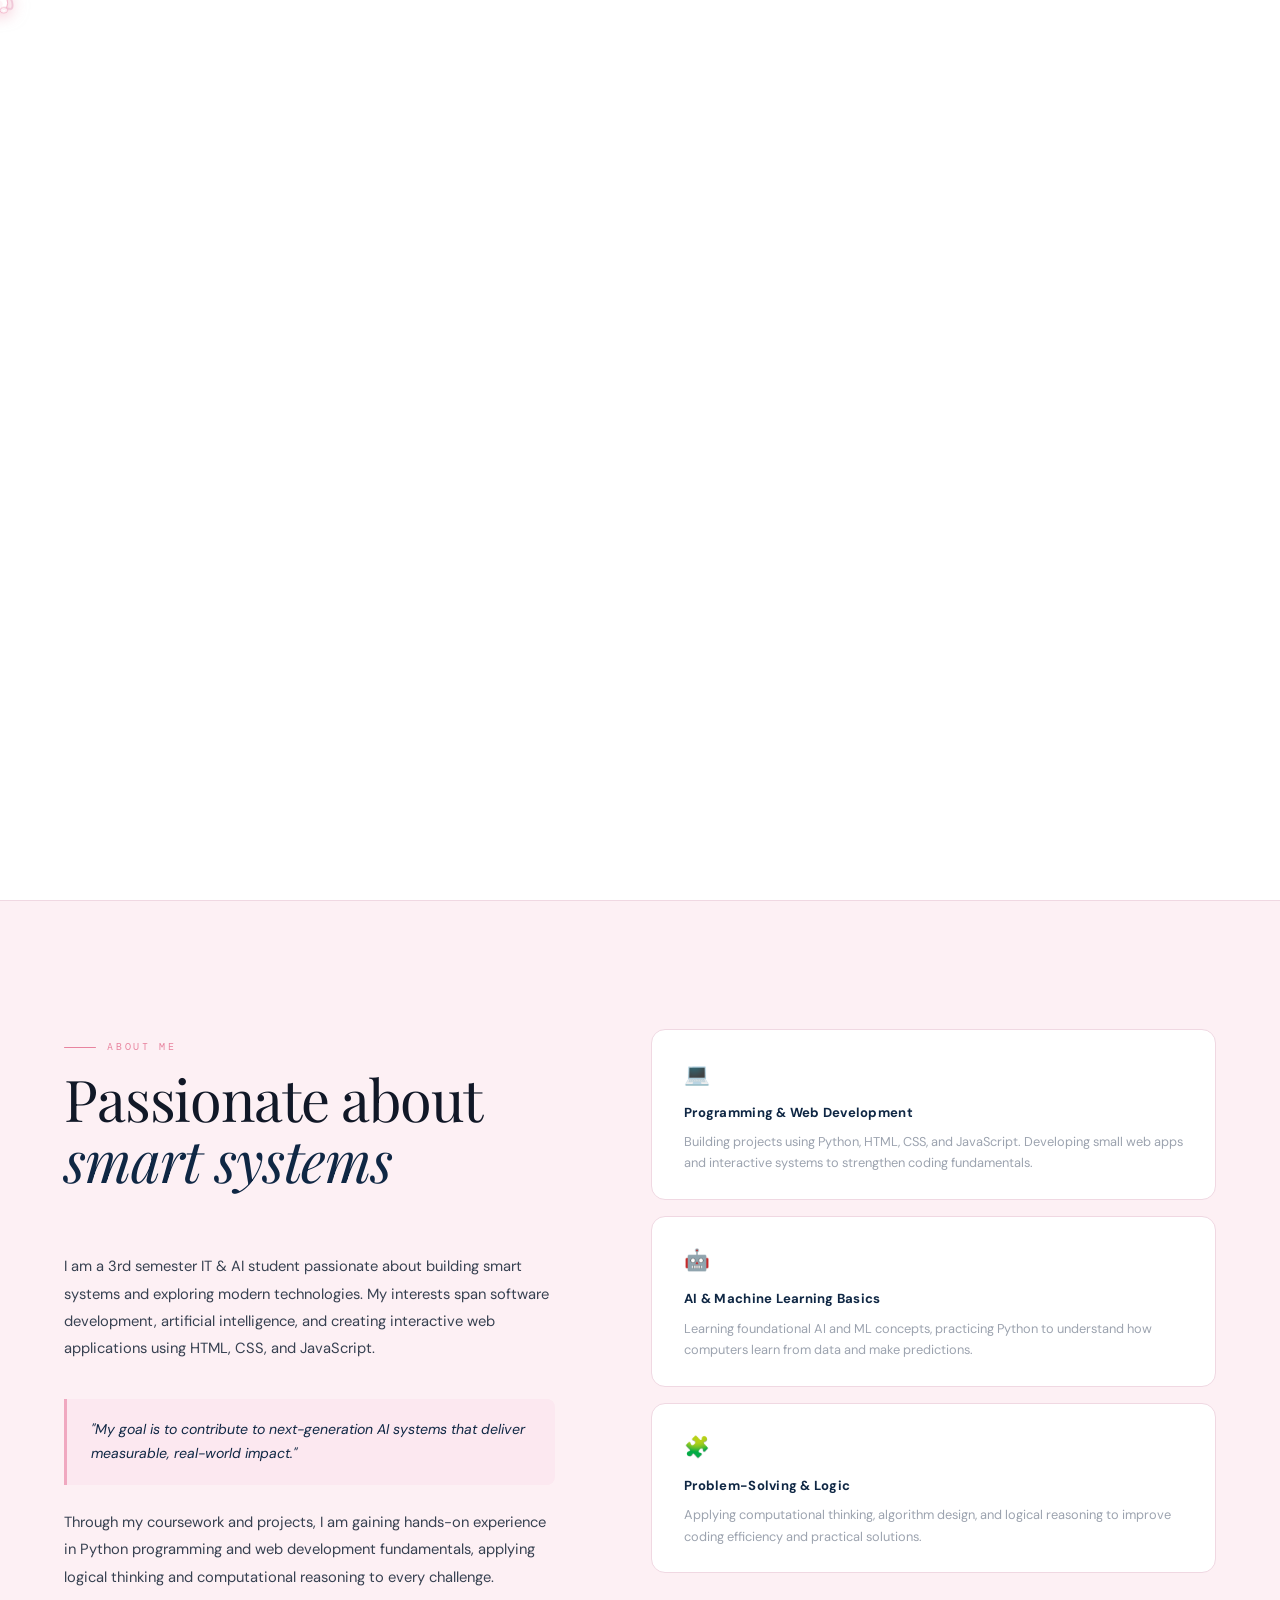
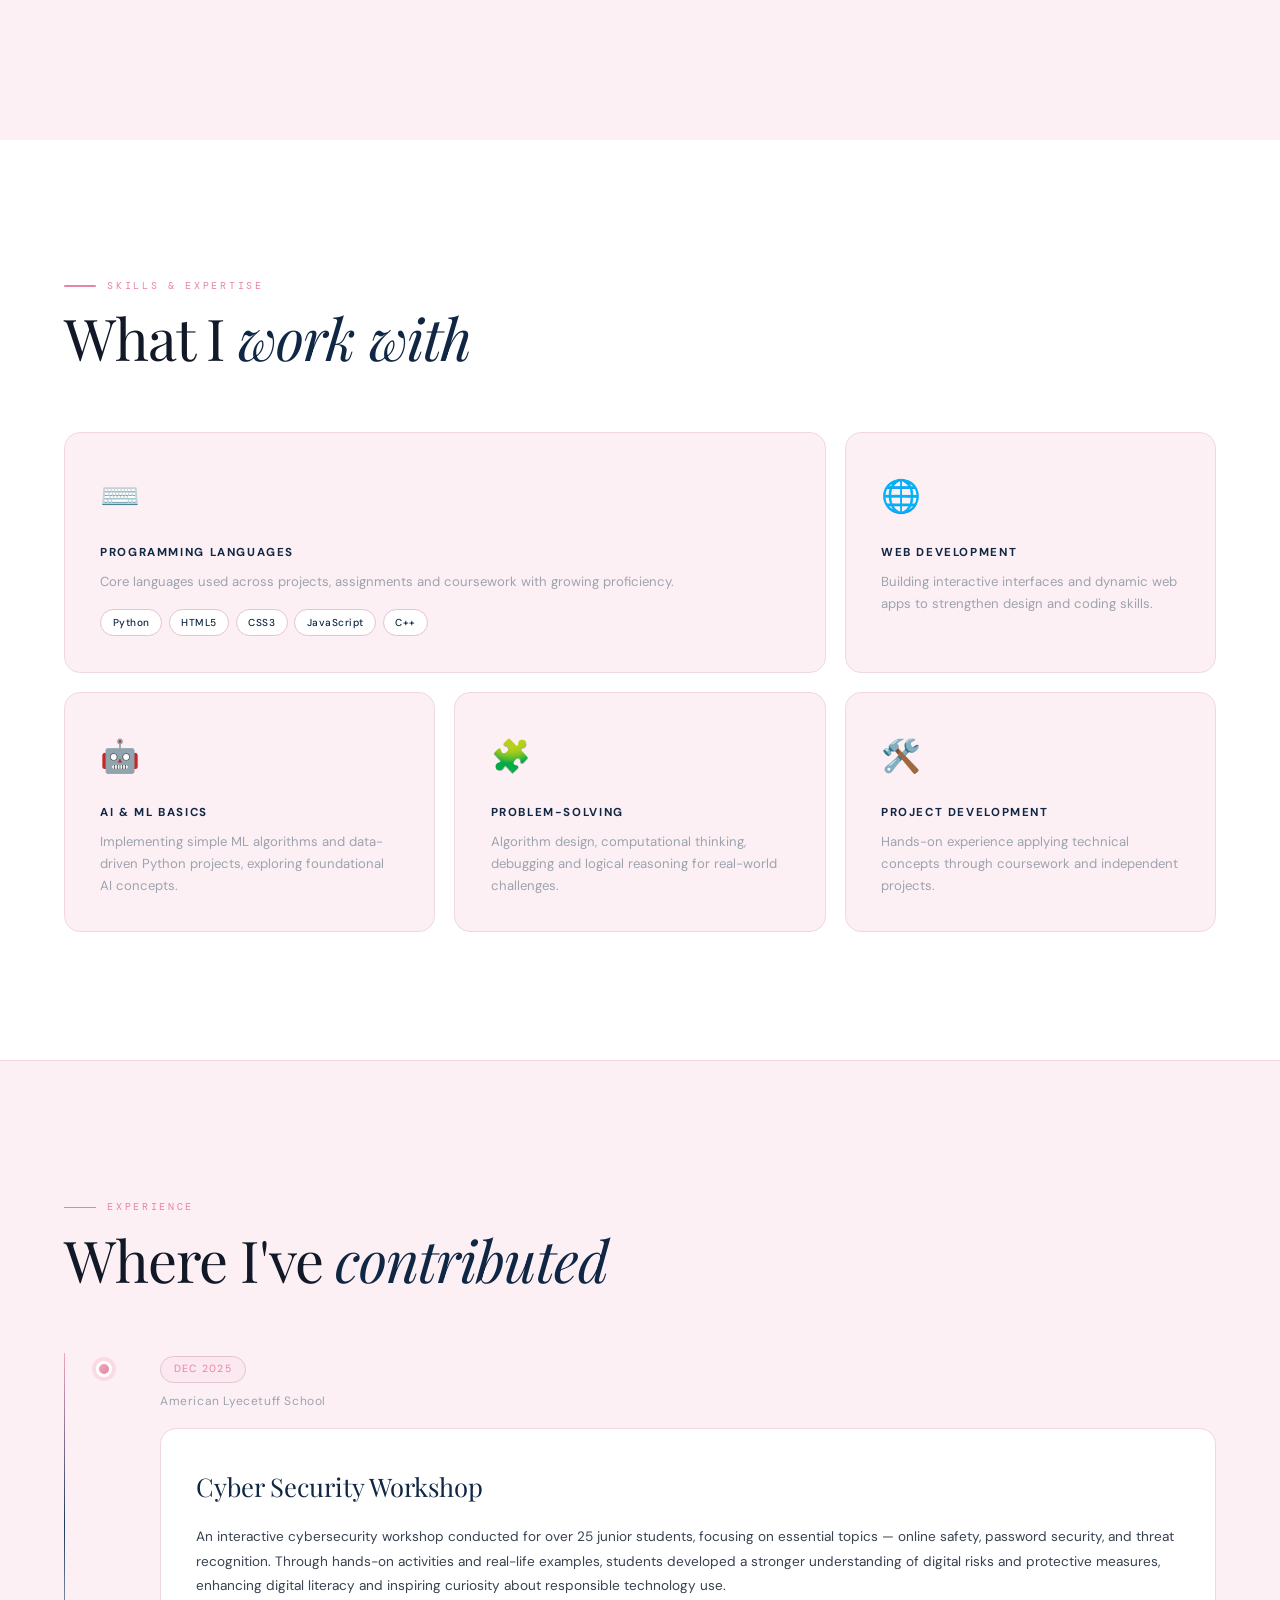
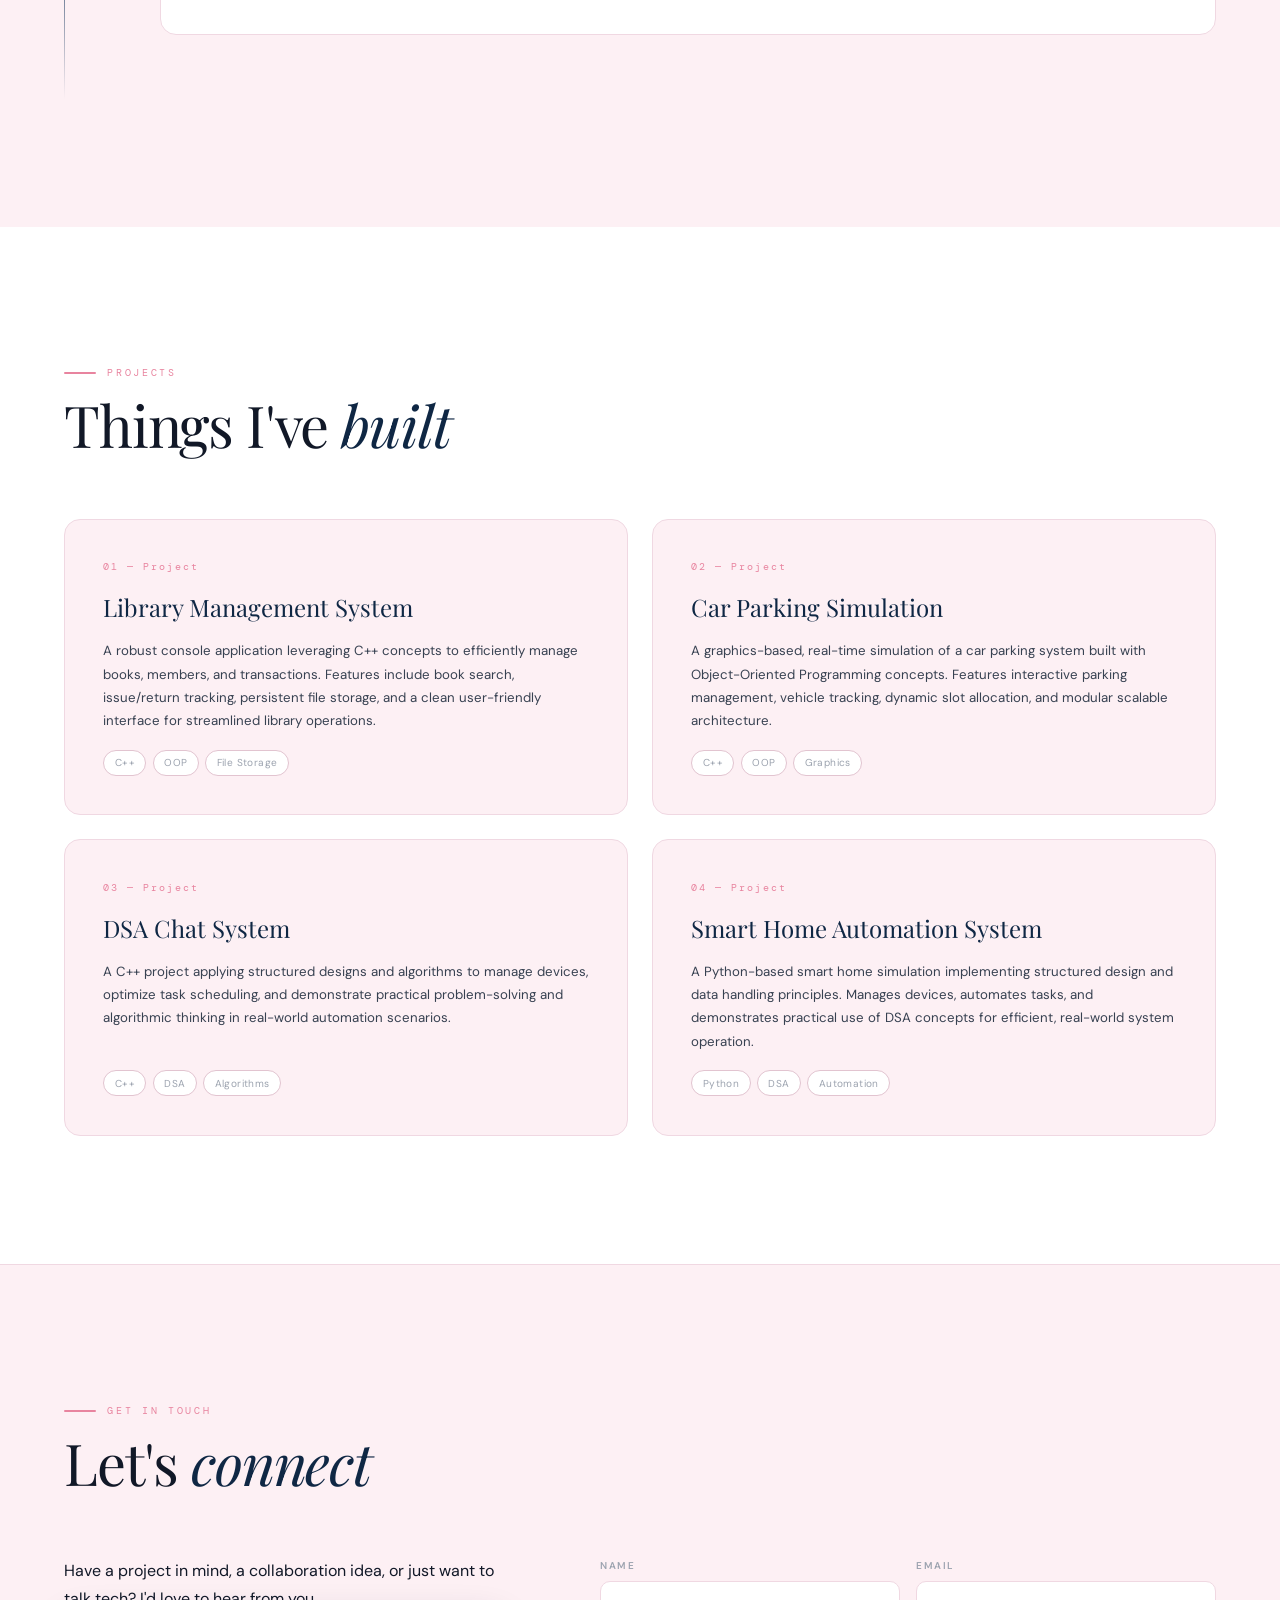
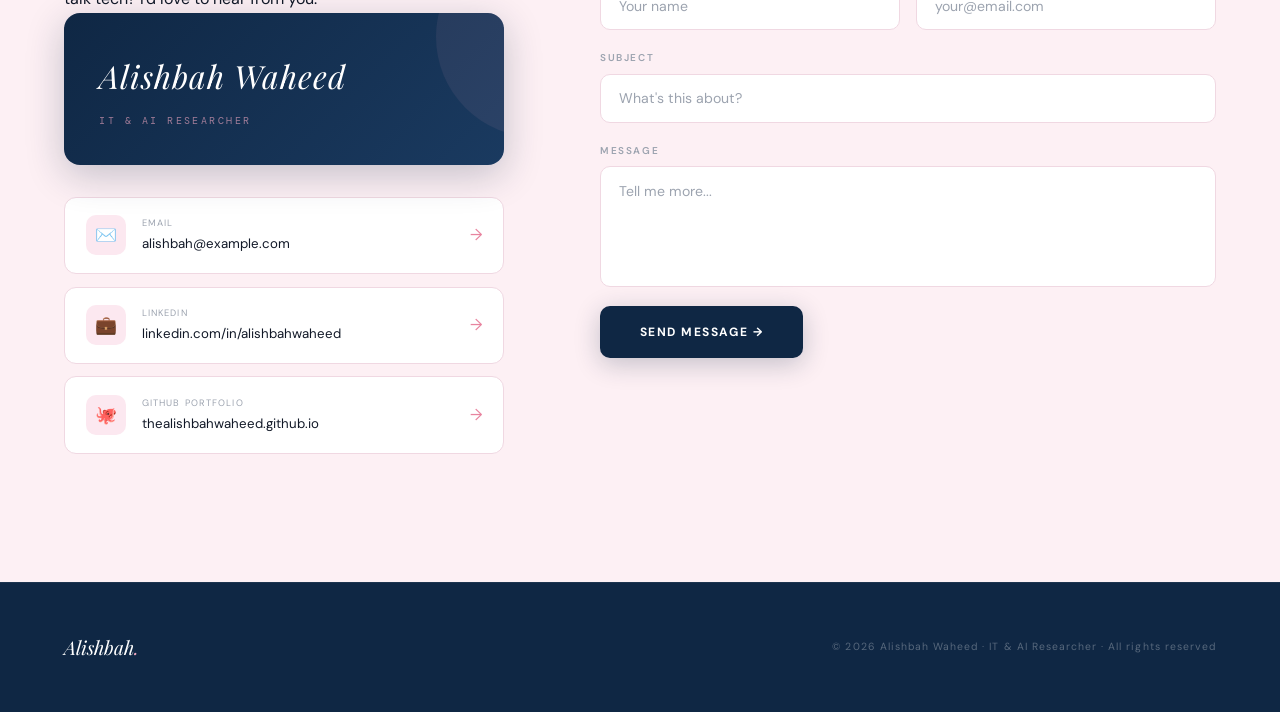
<file: alishbah-portfolio (3).html>
<!DOCTYPE html>
<html lang="en">
<head>
<meta charset="UTF-8"/>
<meta name="viewport" content="width=device-width, initial-scale=1.0"/>
<title>Alishbah Waheed — IT & AI Researcher</title>
<link href="https://fonts.googleapis.com/css2?family=Playfair+Display:ital,wght@0,400;0,700;0,900;1,400;1,700&family=DM+Sans:wght@300;400;500;600&family=DM+Mono:wght@300;400&display=swap" rel="stylesheet"/>
<style>
*,*::before,*::after{box-sizing:border-box;margin:0;padding:0}

:root{
  --white:#ffffff;
  --blush:#fdf0f4;
  --blush2:#f9e4ec;
  --pink:#f0a8c0;
  --pink2:#e8849f;
  --pink3:#fce8f0;
  --navy:#0f2744;
  --navy2:#1a3a60;
  --ink:#111827;
  --ink2:#374151;
  --muted:#9ca3af;
  --border:#f0d8e2;
  --border2:#e2c4d0;
}

html{scroll-behavior:smooth}
body{
  font-family:'DM Sans',sans-serif;
  background:var(--white);
  color:var(--ink);
  line-height:1.75;
  overflow-x:hidden;
  cursor:none;
}
body.locked{overflow:hidden}

::-webkit-scrollbar{width:3px}
::-webkit-scrollbar-track{background:var(--blush)}
::-webkit-scrollbar-thumb{background:var(--pink);border-radius:2px}

/* ═══════════════════════════════════
   CUSTOM CURSOR — MINI CAT
═══════════════════════════════════ */
#cur{
  position:fixed;
  width:44px;height:44px;
  pointer-events:none;z-index:99999;
  transform:translate(-50%,-62%);
  will-change:left,top;
}
#cur svg{
  width:100%;height:100%;
  filter:drop-shadow(0 2px 8px rgba(232,132,159,.5));
  transition:transform .3s cubic-bezier(.34,1.56,.64,1);
}
#cur.hovering svg{
  transform:scale(1.4) rotate(-10deg);
}
/* tiny trailing paw dots */
.paw-dot{
  position:fixed;pointer-events:none;z-index:99997;
  width:6px;height:6px;border-radius:50%;
  background:rgba(240,168,192,.6);
  transform:translate(-50%,-50%);
  animation:pawFade .8s ease forwards;
}
@keyframes pawFade{
  0%{opacity:.8;transform:translate(-50%,-50%) scale(1)}
  100%{opacity:0;transform:translate(-50%,-50%) scale(.3)}
}

/* ═══════════════════════════════════
   INTRO SCREEN
═══════════════════════════════════ */
#intro{
  position:fixed;inset:0;z-index:9000;
  background:var(--white);
  display:flex;flex-direction:column;
  align-items:center;justify-content:center;
  overflow:hidden;
}

/* Subtle grain texture overlay */
#intro::before{
  content:'';position:absolute;inset:0;
  background-image:url("data:image/svg+xml,%3Csvg viewBox='0 0 256 256' xmlns='http://www.w3.org/2000/svg'%3E%3Cfilter id='noise'%3E%3CfeTurbulence type='fractalNoise' baseFrequency='0.9' numOctaves='4' stitchTiles='stitch'/%3E%3C/filter%3E%3Crect width='100%25' height='100%25' filter='url(%23noise)' opacity='0.03'/%3E%3C/svg%3E");
  pointer-events:none;opacity:.4;
}

/* Soft pink blobs on the intro */
.intro-blob1{
  position:absolute;top:-20%;right:-15%;
  width:600px;height:600px;border-radius:50%;
  background:radial-gradient(circle,rgba(240,168,192,.18) 0%,transparent 70%);
  animation:blobDrift 12s ease-in-out infinite;
}
.intro-blob2{
  position:absolute;bottom:-25%;left:-10%;
  width:500px;height:500px;border-radius:50%;
  background:radial-gradient(circle,rgba(248,220,232,.25) 0%,transparent 70%);
  animation:blobDrift 15s 3s ease-in-out infinite reverse;
}
@keyframes blobDrift{
  0%,100%{transform:translate(0,0) scale(1)}
  33%{transform:translate(30px,-25px) scale(1.05)}
  66%{transform:translate(-20px,20px) scale(.95)}
}

/* ── The AW monogram ── */
.intro-monogram{
  position:relative;z-index:2;
  display:flex;align-items:center;justify-content:center;
  flex-direction:column;
  gap:2rem;
}

.aw-wrap{
  position:relative;
  display:flex;align-items:center;justify-content:center;
}

/* Decorative circle ring that draws itself */
.aw-ring{
  position:absolute;
  width:220px;height:220px;border-radius:50%;
  border:1px solid rgba(240,168,192,.0);
  animation:ringAppear .8s 2.4s cubic-bezier(.16,1,.3,1) forwards;
}
.aw-ring2{
  position:absolute;
  width:260px;height:260px;border-radius:50%;
  border:1px dashed rgba(240,168,192,.0);
  animation:ringAppear .9s 2.6s cubic-bezier(.16,1,.3,1) forwards;
}
@keyframes ringAppear{
  to{border-color:rgba(240,168,192,.3)}
}

/* The giant AW letters */
.aw-letters{
  font-family:'Playfair Display',serif;
  font-weight:900;
  font-size:clamp(6rem,18vw,14rem);
  color:var(--ink);
  letter-spacing:-.04em;
  line-height:1;
  position:relative;z-index:2;
  opacity:0;
  transform:scale(.7);
  animation:awReveal .9s .4s cubic-bezier(.34,1.4,.64,1) forwards;
  white-space:nowrap;
  transition:all .9s cubic-bezier(.76,0,.24,1);
}
.aw-letters .a-letter{display:inline-block}
.aw-letters .w-letter{display:inline-block;color:var(--pink2)}

/* State: expanding to full name */
.aw-letters.expanding{
  font-size:clamp(1.8rem,5vw,3.5rem);
  letter-spacing:.18em;
  font-weight:400;
  font-style:italic;
  color:var(--ink);
}
.aw-letters.expanding .a-letter{opacity:0;animation:none}
.aw-letters.expanding .w-letter{opacity:0;animation:none}

/* Full name that appears during expansion */
.full-name{
  position:absolute;
  font-family:'Playfair Display',serif;
  font-weight:400;font-style:italic;
  font-size:clamp(1.8rem,5vw,3.2rem);
  letter-spacing:.12em;
  color:var(--ink);
  white-space:nowrap;
  opacity:0;
  transform:scaleX(.3);
  transform-origin:center;
  pointer-events:none;
}
.full-name.show{
  animation:nameExpand 1s .05s cubic-bezier(.16,1,.3,1) forwards;
}
@keyframes nameExpand{
  from{opacity:0;transform:scaleX(.3);letter-spacing:-.05em}
  to  {opacity:1;transform:scaleX(1);letter-spacing:.12em}
}
.full-name .fn-first{color:var(--ink)}
.full-name .fn-last {color:var(--pink2)}

/* Tagline under name */
.intro-tagline{
  font-family:'DM Mono',monospace;
  font-size:.65rem;letter-spacing:.3em;text-transform:uppercase;
  color:var(--muted);
  opacity:0;
  transform:translateY(10px);
  animation:tagUp .7s 2.9s ease forwards;
}
@keyframes tagUp{to{opacity:1;transform:none}}

/* Bottom progress line */
.intro-line{
  position:absolute;bottom:0;left:0;height:2px;width:0;
  background:linear-gradient(90deg,var(--pink3),var(--pink),var(--pink2));
  animation:lineGrow 3.8s .3s ease forwards;
}
@keyframes lineGrow{to{width:100%}}

/* Curtain exit */
.curtain-t,.curtain-b{
  position:absolute;left:0;right:0;z-index:5;
  background:var(--white);
  transition:transform 1.1s cubic-bezier(.76,0,.24,1);
}
.curtain-t{top:0;height:51%;transform:translateY(0)}
.curtain-b{bottom:0;height:51%;transform:translateY(0)}
#intro.exit .curtain-t{transform:translateY(-102%)}
#intro.exit .curtain-b{transform:translateY(102%)}
#intro.gone{display:none}

@keyframes awReveal{
  from{opacity:0;transform:scale(.7)}
  to  {opacity:1;transform:scale(1)}
}

/* ═══════════════════════════════════
   NAV
═══════════════════════════════════ */
nav{
  position:fixed;top:0;left:0;right:0;z-index:800;
  display:flex;align-items:center;justify-content:space-between;
  padding:1.4rem 4rem;
  background:rgba(255,255,255,.9);
  backdrop-filter:blur(24px);
  border-bottom:1px solid var(--border);
  transform:translateY(-110%);
  transition:transform .7s cubic-bezier(.16,1,.3,1);
}
nav.show{transform:translateY(0)}
.nav-brand{
  font-family:'Playfair Display',serif;
  font-size:1.1rem;font-weight:400;font-style:italic;
  color:var(--ink);letter-spacing:.02em;
}
.nav-brand span{color:var(--pink2)}
.nav-links{display:flex;gap:2.5rem;list-style:none}
.nav-links a{
  font-size:.7rem;letter-spacing:.15em;text-transform:uppercase;
  color:var(--muted);text-decoration:none;
  position:relative;padding-bottom:4px;
  transition:color .2s;
}
.nav-links a::after{
  content:'';position:absolute;bottom:0;left:0;right:0;
  height:1px;background:var(--navy);
  transform:scaleX(0);transform-origin:right;
  transition:transform .3s ease;
}
.nav-links a:hover{color:var(--navy)}
.nav-links a:hover::after{transform:scaleX(1);transform-origin:left}

/* ═══════════════════════════════════
   HERO
═══════════════════════════════════ */
#home{
  min-height:100vh;
  display:flex;align-items:center;
  padding:9rem 4rem 5rem;
  position:relative;overflow:hidden;
}
/* Large decorative letter behind hero text */
.hero-deco-letter{
  position:absolute;right:-2%;top:50%;
  transform:translateY(-50%);
  font-family:'Playfair Display',serif;
  font-size:clamp(20rem,35vw,40rem);
  font-weight:900;
  color:rgba(240,168,192,.06);
  line-height:1;
  pointer-events:none;
  user-select:none;
  letter-spacing:-.05em;
}
.hero-mesh{
  position:absolute;inset:0;pointer-events:none;
  background:
    radial-gradient(ellipse 60% 50% at 80% 20%, rgba(240,168,192,.14) 0%, transparent 70%),
    radial-gradient(ellipse 40% 60% at 10% 80%, rgba(253,240,244,.8) 0%, transparent 70%);
}
.hero-grid-lines{
  position:absolute;inset:0;pointer-events:none;
  background-image:
    linear-gradient(rgba(240,168,192,.05) 1px,transparent 1px),
    linear-gradient(90deg,rgba(240,168,192,.05) 1px,transparent 1px);
  background-size:72px 72px;
}

.hero-inner{max-width:1200px;margin:0 auto;position:relative;z-index:1;width:100%}

.hero-number{
  font-family:'DM Mono',monospace;
  font-size:.65rem;letter-spacing:.25em;color:var(--pink2);
  margin-bottom:1.5rem;
  opacity:0;animation:hUp .7s .1s ease forwards;
}
.hero-eyebrow{
  display:inline-flex;align-items:center;gap:.7rem;
  font-size:.65rem;letter-spacing:.22em;text-transform:uppercase;
  color:var(--navy);background:var(--pink3);
  border:1px solid var(--border2);
  padding:.45rem 1.2rem;border-radius:100px;
  margin-bottom:2.2rem;
  opacity:0;animation:hUp .7s .2s ease forwards;
}
.eyebrow-dot{width:7px;height:7px;border-radius:50%;background:var(--pink2);animation:dotPulse 1.8s ease-in-out infinite}
@keyframes dotPulse{0%,100%{opacity:1;transform:scale(1)}50%{opacity:.4;transform:scale(1.6)}}

.hero-title{
  font-family:'Playfair Display',serif;
  font-size:clamp(4rem,9vw,8rem);
  font-weight:400;line-height:.95;
  letter-spacing:-.025em;color:var(--ink);
  margin-bottom:1.8rem;
  opacity:0;animation:hUp .8s .35s ease forwards;
}
.hero-title .t-line1{display:block}
.hero-title .t-line2{
  display:block;font-style:italic;
  color:var(--navy);position:relative;padding-left:1.2rem;
  margin-top:.1em;
}
.hero-title .t-line2::before{
  content:'';position:absolute;left:0;top:52%;
  width:.9rem;height:2px;background:var(--pink2);
}

.hero-sub{
  font-size:.95rem;color:var(--ink2);max-width:520px;
  margin-bottom:3rem;line-height:1.9;
  opacity:0;animation:hUp .8s .5s ease forwards;
}
.hero-sub strong{color:var(--navy);font-weight:600}

.hero-ctas{
  display:flex;gap:1.2rem;flex-wrap:wrap;
  opacity:0;animation:hUp .8s .65s ease forwards;
}
.cta-main{
  display:inline-flex;align-items:center;gap:.7rem;
  background:var(--navy);color:#fff;
  padding:1rem 2.2rem;border-radius:4px;
  text-decoration:none;font-size:.75rem;
  letter-spacing:.12em;text-transform:uppercase;font-weight:600;
  box-shadow:0 6px 28px rgba(15,39,68,.25);
  transition:background .25s,transform .2s,box-shadow .25s;
}
.cta-main:hover{background:var(--navy2);transform:translateY(-3px);box-shadow:0 12px 36px rgba(15,39,68,.32)}
.cta-ghost{
  display:inline-flex;align-items:center;gap:.7rem;
  border:1.5px solid var(--border2);color:var(--ink2);
  padding:1rem 2.2rem;border-radius:4px;
  text-decoration:none;font-size:.75rem;
  letter-spacing:.12em;text-transform:uppercase;
  transition:border-color .2s,color .2s,transform .2s;
}
.cta-ghost:hover{border-color:var(--navy);color:var(--navy);transform:translateY(-3px)}

/* Scroll indicator */
.scroll-hint{
  position:absolute;bottom:3rem;left:4rem;
  display:flex;align-items:center;gap:.8rem;
  font-family:'DM Mono',monospace;font-size:.6rem;
  letter-spacing:.18em;text-transform:uppercase;color:var(--muted);
  opacity:0;animation:hUp .8s 1s ease forwards;
}
.scroll-line{
  width:40px;height:1px;background:var(--pink);
  position:relative;overflow:hidden;
}
.scroll-line::after{
  content:'';position:absolute;left:-100%;top:0;width:100%;height:100%;
  background:var(--navy);
  animation:scanLine 2s 1.5s ease-in-out infinite;
}
@keyframes scanLine{0%{left:-100%}100%{left:100%}}

@keyframes hUp{from{opacity:0;transform:translateY(30px)}to{opacity:1;transform:none}}

/* ═══════════════════════════════════
   SECTION COMMONS
═══════════════════════════════════ */
section{padding:8rem 4rem}
.container{max-width:1200px;margin:0 auto}
.s-label{
  display:inline-flex;align-items:center;gap:.7rem;
  font-family:'DM Mono',monospace;
  font-size:.6rem;letter-spacing:.28em;text-transform:uppercase;
  color:var(--pink2);margin-bottom:.8rem;
}
.s-label::before{content:'';width:32px;height:1.5px;background:var(--pink2);border-radius:1px}
.s-title{
  font-family:'Playfair Display',serif;
  font-size:clamp(2.4rem,4.5vw,4rem);
  font-weight:400;line-height:1.05;letter-spacing:-.02em;color:var(--ink);
}
.s-title em{font-style:italic;color:var(--navy)}
.s-head{margin-bottom:4rem}

/* ═══════════════════════════════════
   ABOUT
═══════════════════════════════════ */
#about{background:var(--blush);border-top:1px solid var(--border)}
.about-layout{display:grid;grid-template-columns:1fr 1.15fr;gap:6rem;align-items:start}
.about-body p{color:var(--ink2);font-size:.92rem;margin-bottom:1.3rem;line-height:1.85}
.about-highlight{
  display:inline-block;background:var(--pink3);
  border-left:3px solid var(--pink);
  padding:1.2rem 1.5rem;border-radius:0 8px 8px 0;
  font-size:.88rem;color:var(--navy);font-style:italic;
  margin:1rem 0 1.5rem;line-height:1.7;
}
.about-cards{display:flex;flex-direction:column;gap:1rem}
.acard{
  background:#fff;border:1px solid var(--border);
  border-radius:14px;padding:1.6rem 1.6rem 1.6rem 2rem;
  position:relative;overflow:hidden;
  transition:transform .25s,box-shadow .25s,border-color .25s;
}
.acard::before{
  content:'';position:absolute;left:0;top:0;bottom:0;width:4px;
  background:linear-gradient(180deg,var(--pink),var(--navy));
  transform:scaleY(0);transform-origin:bottom;
  transition:transform .35s ease;
}
.acard:hover{transform:translateX(6px);box-shadow:0 10px 36px rgba(240,168,192,.22);border-color:var(--pink)}
.acard:hover::before{transform:scaleY(1)}
.acard-icon{font-size:1.3rem;margin-bottom:.6rem;display:block}
.acard h3{font-size:.82rem;font-weight:700;color:var(--navy);margin-bottom:.4rem;letter-spacing:.02em}
.acard p{font-size:.8rem;color:var(--muted);margin:0;line-height:1.65}

/* ═══════════════════════════════════
   SKILLS
═══════════════════════════════════ */
#skills{background:#fff}
.skills-bento{display:grid;grid-template-columns:repeat(3,1fr);gap:1.2rem}
.skill-tile{
  background:var(--blush);border:1px solid var(--border);
  border-radius:16px;padding:2.2rem;
  position:relative;overflow:hidden;
  transition:transform .25s,box-shadow .25s,border-color .25s;
}
.skill-tile.wide{grid-column:span 2}
.skill-tile::after{
  content:'';position:absolute;bottom:0;left:0;right:0;height:3px;
  background:linear-gradient(90deg,var(--pink),var(--navy));
  transform:scaleX(0);transform-origin:left;
  transition:transform .4s ease;
}
.skill-tile:hover{transform:translateY(-6px);box-shadow:0 22px 55px rgba(240,168,192,.22);border-color:var(--pink)}
.skill-tile:hover::after{transform:scaleX(1)}
.tile-icon{font-size:2rem;margin-bottom:1.2rem;display:block}
.tile-label{font-size:.72rem;letter-spacing:.14em;text-transform:uppercase;color:var(--navy);font-weight:700;margin-bottom:.5rem}
.tile-desc{font-size:.82rem;color:var(--muted);line-height:1.65}
.tile-tags{display:flex;flex-wrap:wrap;gap:.4rem;margin-top:1rem}
.ttag{
  background:#fff;border:1px solid var(--border2);
  color:var(--navy);font-size:.63rem;padding:.25rem .72rem;
  border-radius:100px;letter-spacing:.05em;font-weight:500;
}

/* ═══════════════════════════════════
   EXPERIENCE
═══════════════════════════════════ */
#experience{background:var(--blush);border-top:1px solid var(--border)}
.exp-wrap{position:relative;padding-left:2.5rem}
.exp-wrap::before{
  content:'';position:absolute;left:0;top:0;bottom:0;width:1px;
  background:linear-gradient(180deg,var(--pink),var(--navy2),transparent);
}
.exp-node{position:relative;padding:0 0 4rem 3.5rem}
.exp-node::before{
  content:'';position:absolute;left:-8px;top:8px;
  width:16px;height:16px;border-radius:50%;
  background:linear-gradient(135deg,var(--pink),var(--pink2));
  border:3px solid #fff;
  box-shadow:0 0 0 4px rgba(240,168,192,.3);
}
.exp-chip{
  display:inline-block;font-size:.65rem;letter-spacing:.12em;text-transform:uppercase;
  color:var(--pink2);background:var(--pink3);border:1px solid var(--border2);
  padding:.22rem .8rem;border-radius:100px;margin-bottom:.5rem;
}
.exp-where{font-size:.75rem;color:var(--muted);margin-bottom:1rem;letter-spacing:.05em}
.exp-card{
  background:#fff;border:1px solid var(--border);border-radius:16px;padding:2.2rem;
  transition:box-shadow .25s,border-color .25s;
}
.exp-card:hover{box-shadow:0 12px 40px rgba(15,39,68,.08);border-color:var(--pink)}
.exp-card h3{
  font-family:'Playfair Display',serif;
  font-size:1.6rem;font-weight:400;color:var(--navy);margin-bottom:1rem;
}
.exp-card p{font-size:.85rem;color:var(--ink2);line-height:1.8}

/* ═══════════════════════════════════
   PROJECTS
═══════════════════════════════════ */
#projects{background:#fff}
.proj-grid{display:grid;grid-template-columns:repeat(2,1fr);gap:1.5rem}
.proj-card{
  background:var(--blush);border:1px solid var(--border);
  border-radius:16px;padding:2.4rem;
  display:flex;flex-direction:column;gap:1.1rem;
  position:relative;overflow:hidden;
  transition:transform .3s,box-shadow .3s,border-color .3s;
}
.proj-card-shine{
  position:absolute;top:0;left:0;right:0;height:4px;
  background:linear-gradient(90deg,var(--pink),var(--navy),var(--pink));
  transform:scaleX(0);transform-origin:left;
  transition:transform .5s cubic-bezier(.16,1,.3,1);
}
.proj-card:hover{transform:translateY(-9px);box-shadow:0 32px 70px rgba(15,39,68,.13);border-color:rgba(240,168,192,.7)}
.proj-card:hover .proj-card-shine{transform:scaleX(1)}
.proj-idx{font-family:'DM Mono',monospace;font-size:.62rem;letter-spacing:.2em;color:var(--pink2);font-weight:400}
.proj-title{
  font-family:'Playfair Display',serif;
  font-size:1.5rem;font-weight:400;color:var(--navy);line-height:1.2;
}
.proj-body{font-size:.83rem;color:var(--ink2);flex-grow:1;line-height:1.75}
.proj-stack{display:flex;flex-wrap:wrap;gap:.4rem}
.pchip{
  background:#fff;border:1px solid var(--border2);
  color:var(--muted);font-size:.63rem;padding:.2rem .65rem;
  border-radius:100px;letter-spacing:.04em;
}

/* ═══════════════════════════════════
   CONTACT
═══════════════════════════════════ */
#contact{background:var(--blush);border-top:1px solid var(--border)}
.contact-layout{display:grid;grid-template-columns:1fr 1.4fr;gap:6rem;align-items:start}
.contact-intro p{color:var(--ink2);font-size:.9rem;margin-bottom:2rem;line-height:1.85}
.contact-brand{
  padding:2.2rem;margin-bottom:2rem;
  background:linear-gradient(135deg,var(--navy),var(--navy2));
  border-radius:16px;
  font-family:'Playfair Display',serif;
  font-size:2rem;font-weight:400;font-style:italic;
  color:#fff;letter-spacing:.03em;
  box-shadow:0 10px 38px rgba(15,39,68,.24);
  position:relative;overflow:hidden;
}
.contact-brand::before{
  content:'';position:absolute;top:-50%;right:-30%;
  width:200px;height:200px;border-radius:50%;
  background:rgba(240,168,192,.08);
}
.contact-brand-role{
  display:block;font-style:normal;
  font-family:'DM Mono',monospace;
  font-size:.62rem;letter-spacing:.25em;text-transform:uppercase;
  color:rgba(240,168,192,.65);margin-top:.5rem;
}
.clinks{display:flex;flex-direction:column;gap:.8rem}
.clink{
  display:flex;align-items:center;gap:1rem;
  text-decoration:none;color:var(--ink);
  padding:1.1rem 1.3rem;
  background:#fff;border:1px solid var(--border);border-radius:12px;
  transition:transform .2s,border-color .2s,box-shadow .2s;
}
.clink:hover{transform:translateX(7px);border-color:var(--pink);box-shadow:0 6px 24px rgba(240,168,192,.22)}
.clink-ico{width:40px;height:40px;background:var(--pink3);border-radius:10px;display:flex;align-items:center;justify-content:center;font-size:1.1rem;flex-shrink:0}
.clink-info{flex-grow:1}
.clink-lbl{font-size:.58rem;color:var(--muted);text-transform:uppercase;letter-spacing:.12em}
.clink-val{font-size:.83rem;color:var(--ink)}
.clink-arr{color:var(--pink2)}

.cf{display:flex;flex-direction:column;gap:1.2rem}
.frow{display:grid;grid-template-columns:1fr 1fr;gap:1rem}
.fg{display:flex;flex-direction:column;gap:.45rem}
.fg label{font-size:.62rem;letter-spacing:.16em;text-transform:uppercase;color:var(--muted);font-weight:600}
.fg input,.fg textarea{
  background:#fff;border:1.5px solid var(--border);
  border-radius:10px;padding:.9rem 1.1rem;
  font-family:'DM Sans',sans-serif;font-size:.88rem;
  color:var(--ink);outline:none;resize:none;
  transition:border-color .2s,box-shadow .2s;
}
.fg input:focus,.fg textarea:focus{border-color:var(--navy);box-shadow:0 0 0 3px rgba(15,39,68,.07)}
.fg input::placeholder,.fg textarea::placeholder{color:var(--muted)}
.cf-btn{
  align-self:flex-start;
  background:var(--navy);color:#fff;border:none;
  padding:1.1rem 2.5rem;border-radius:10px;
  font-family:'DM Sans',sans-serif;font-size:.75rem;
  letter-spacing:.12em;text-transform:uppercase;font-weight:700;
  cursor:none;
  box-shadow:0 6px 26px rgba(15,39,68,.24);
  transition:background .2s,transform .2s,box-shadow .2s;
}
.cf-btn:hover{background:var(--pink2);color:var(--navy);transform:translateY(-3px);box-shadow:0 12px 36px rgba(240,168,192,.45)}

/* ═══════════════════════════════════
   FOOTER
═══════════════════════════════════ */
footer{
  background:var(--navy);padding:3rem 4rem;
  display:flex;align-items:center;justify-content:space-between;
  border-top:1px solid rgba(255,255,255,.06);
}
.footer-brand{
  font-family:'Playfair Display',serif;
  font-size:1.2rem;font-weight:400;font-style:italic;color:#fff;
}
.footer-brand span{color:var(--pink)}
.footer-copy{font-size:.65rem;color:rgba(255,255,255,.3);letter-spacing:.1em}

/* ═══════════════════════════════════
   SCROLL REVEAL
═══════════════════════════════════ */
.rv      {opacity:0;transform:translateY(36px);transition:opacity .8s ease,transform .8s ease}
.rv-l    {opacity:0;transform:translateX(-36px);transition:opacity .8s ease,transform .8s ease}
.rv-r    {opacity:0;transform:translateX(36px);transition:opacity .8s ease,transform .8s ease}
.rv-s    {opacity:0;transform:scale(.95);transition:opacity .8s ease,transform .8s ease}
.rv.on,.rv-l.on,.rv-r.on,.rv-s.on{opacity:1;transform:none}

/* ═══════════════════════════════════
   RESPONSIVE
═══════════════════════════════════ */
@media(max-width:1024px){
  .skills-bento{grid-template-columns:repeat(2,1fr)}
  .skill-tile.wide{grid-column:span 2}
  .proj-grid{grid-template-columns:1fr}
}
@media(max-width:768px){
  nav{padding:1rem 1.5rem}.nav-links{display:none}
  section{padding:5rem 1.5rem}
  #home{padding:7.5rem 1.5rem 4rem}
  .about-layout,.contact-layout{grid-template-columns:1fr;gap:3rem}
  .skills-bento{grid-template-columns:1fr}.skill-tile.wide{grid-column:span 1}
  .frow{grid-template-columns:1fr}
  footer{flex-direction:column;gap:1rem;text-align:center}
  #cur,#cur-trail{display:none}
  .paw-dot{display:none}
}
</style>
</head>
<body class="locked">

<!-- CAT CURSOR -->
<div id="cur">
  <svg viewBox="0 0 80 80" fill="none" xmlns="http://www.w3.org/2000/svg">
    <!-- tail -->
    <path d="M50 63 Q66 72 62 53 Q58 39 50 50" stroke="#f0c8d8" stroke-width="3.5" stroke-linecap="round" fill="none"/>
    <!-- body -->
    <ellipse cx="37" cy="55" rx="17" ry="15" fill="white" stroke="#f0a8c0" stroke-width="1.5"/>
    <!-- head -->
    <circle cx="37" cy="32" r="15" fill="white" stroke="#f0a8c0" stroke-width="1.5"/>
    <!-- left ear outer -->
    <polygon points="23,22 18,8 30,18" fill="white" stroke="#f0a8c0" stroke-width="1.5" stroke-linejoin="round"/>
    <!-- left ear inner -->
    <polygon points="23,20 20,11 28,18" fill="#fce8f0"/>
    <!-- right ear outer -->
    <polygon points="51,22 56,8 44,18" fill="white" stroke="#f0a8c0" stroke-width="1.5" stroke-linejoin="round"/>
    <!-- right ear inner -->
    <polygon points="51,20 54,11 46,18" fill="#fce8f0"/>
    <!-- eyes (half-closed = sleepy cute) -->
    <path d="M29 31 Q32 28 35 31" stroke="#1a1a2e" stroke-width="2.2" stroke-linecap="round" fill="none"/>
    <path d="M39 31 Q42 28 45 31" stroke="#1a1a2e" stroke-width="2.2" stroke-linecap="round" fill="none"/>
    <!-- eye shine dots -->
    <circle cx="31" cy="30" r=".9" fill="white" opacity=".8"/>
    <circle cx="41" cy="30" r=".9" fill="white" opacity=".8"/>
    <!-- nose -->
    <ellipse cx="37" cy="37" rx="2.2" ry="1.6" fill="#f4b8cb"/>
    <!-- mouth -->
    <path d="M34.8 38.8 Q37 41 39.2 38.8" stroke="#e8849f" stroke-width="1.3" stroke-linecap="round" fill="none"/>
    <!-- whiskers left -->
    <line x1="20" y1="36" x2="33" y2="37.5" stroke="#d8c0c8" stroke-width="1" stroke-linecap="round" opacity=".8"/>
    <line x1="19" y1="39" x2="33" y2="38.8" stroke="#d8c0c8" stroke-width="1" stroke-linecap="round" opacity=".8"/>
    <!-- whiskers right -->
    <line x1="54" y1="36" x2="41" y2="37.5" stroke="#d8c0c8" stroke-width="1" stroke-linecap="round" opacity=".8"/>
    <line x1="55" y1="39" x2="41" y2="38.8" stroke="#d8c0c8" stroke-width="1" stroke-linecap="round" opacity=".8"/>
    <!-- belly spot (cute detail) -->
    <ellipse cx="37" cy="57" rx="8" ry="7" fill="#fdf0f4" opacity=".7"/>
    <!-- paws -->
    <ellipse cx="27" cy="68" rx="7" ry="5" fill="white" stroke="#f0a8c0" stroke-width="1.5"/>
    <ellipse cx="47" cy="68" rx="7" ry="5" fill="white" stroke="#f0a8c0" stroke-width="1.5"/>
    <!-- paw toes left -->
    <ellipse cx="23" cy="67.5" rx="2" ry="1.4" fill="#fce8f0"/>
    <ellipse cx="27" cy="66.5" rx="2" ry="1.4" fill="#fce8f0"/>
    <ellipse cx="31" cy="67.5" rx="2" ry="1.4" fill="#fce8f0"/>
    <!-- paw toes right -->
    <ellipse cx="43" cy="67.5" rx="2" ry="1.4" fill="#fce8f0"/>
    <ellipse cx="47" cy="66.5" rx="2" ry="1.4" fill="#fce8f0"/>
    <ellipse cx="51" cy="67.5" rx="2" ry="1.4" fill="#fce8f0"/>
  </svg>
</div>

<!-- ═══ INTRO ═══ -->
<div id="intro">
  <div class="intro-blob1"></div>
  <div class="intro-blob2"></div>
  <div class="curtain-t"></div>
  <div class="curtain-b"></div>

  <div class="intro-monogram">
    <!-- AW big letters -->
    <div class="aw-wrap">
      <div class="aw-ring"></div>
      <div class="aw-ring2"></div>
      <!-- The text that morphs: starts as big AW, then becomes full name -->
      <div class="aw-letters" id="awLetters">
        <span class="a-letter">A</span><span class="w-letter">W</span>
      </div>
      <!-- Full name, hidden initially, slides in during morph -->
      <div class="full-name" id="fullName">
        <span class="fn-first">Alishbah&nbsp;</span><span class="fn-last">Waheed</span>
      </div>
    </div>

    <!-- Tagline that appears after name -->
    <div class="intro-tagline" id="introTagline">IT &amp; AI Researcher</div>
  </div>

  <div class="intro-line"></div>
</div>

<!-- ═══ NAV ═══ -->
<nav id="nav">
  <div class="nav-brand">Alishbah<span>.</span></div>
  <ul class="nav-links">
    <li><a href="#home">Home</a></li>
    <li><a href="#about">About</a></li>
    <li><a href="#skills">Skills</a></li>
    <li><a href="#experience">Experience</a></li>
    <li><a href="#projects">Projects</a></li>
    <li><a href="#contact">Contact</a></li>
  </ul>
</nav>

<!-- ═══ HERO ═══ -->
<section id="home">
  <div class="hero-mesh"></div>
  <div class="hero-grid-lines"></div>
  <div class="hero-deco-letter">W</div>

  <div class="hero-inner">
    <div class="hero-number">// 001</div>
    <div class="hero-eyebrow"><span class="eyebrow-dot"></span>IT &amp; AI Researcher · 3rd Semester</div>
    <h1 class="hero-title">
      <span class="t-line1">Alishbah</span>
      <span class="t-line2">Waheed</span>
    </h1>
    <p class="hero-sub">
      Passionate about building <strong>smart systems</strong> and exploring the intersection of software development, artificial intelligence, and modern web technologies.
    </p>
    <div class="hero-ctas">
      <a href="#contact" class="cta-main">Let's Connect →</a>
      <a href="#" class="cta-ghost">Download CV ↓</a>
      <a href="#" class="cta-ghost">View CV ↗</a>
    </div>
  </div>

  <div class="scroll-hint">
    <div class="scroll-line"></div>
    Scroll to explore
  </div>
</section>

<!-- ═══ ABOUT ═══ -->
<section id="about">
  <div class="container">
    <div class="about-layout">
      <div class="rv-l">
        <div class="s-head">
          <p class="s-label">About Me</p>
          <h2 class="s-title">Passionate about <em>smart systems</em></h2>
        </div>
        <div class="about-body">
          <p>I am a 3rd semester IT &amp; AI student passionate about building smart systems and exploring modern technologies. My interests span software development, artificial intelligence, and creating interactive web applications using HTML, CSS, and JavaScript.</p>
          <div class="about-highlight">"My goal is to contribute to next-generation AI systems that deliver measurable, real-world impact."</div>
          <p>Through my coursework and projects, I am gaining hands-on experience in Python programming and web development fundamentals, applying logical thinking and computational reasoning to every challenge.</p>
        </div>
      </div>
      <div class="about-cards rv-r">
        <div class="acard">
          <span class="acard-icon">💻</span>
          <h3>Programming &amp; Web Development</h3>
          <p>Building projects using Python, HTML, CSS, and JavaScript. Developing small web apps and interactive systems to strengthen coding fundamentals.</p>
        </div>
        <div class="acard">
          <span class="acard-icon">🤖</span>
          <h3>AI &amp; Machine Learning Basics</h3>
          <p>Learning foundational AI and ML concepts, practicing Python to understand how computers learn from data and make predictions.</p>
        </div>
        <div class="acard">
          <span class="acard-icon">🧩</span>
          <h3>Problem-Solving &amp; Logic</h3>
          <p>Applying computational thinking, algorithm design, and logical reasoning to improve coding efficiency and practical solutions.</p>
        </div>
      </div>
    </div>
  </div>
</section>

<!-- ═══ SKILLS ═══ -->
<section id="skills">
  <div class="container">
    <div class="s-head rv">
      <p class="s-label">Skills &amp; Expertise</p>
      <h2 class="s-title">What I <em>work with</em></h2>
    </div>
    <div class="skills-bento">
      <div class="skill-tile wide rv">
        <span class="tile-icon">⌨️</span>
        <div class="tile-label">Programming Languages</div>
        <div class="tile-desc">Core languages used across projects, assignments and coursework with growing proficiency.</div>
        <div class="tile-tags">
          <span class="ttag">Python</span>
          <span class="ttag">HTML5</span>
          <span class="ttag">CSS3</span>
          <span class="ttag">JavaScript</span>
          <span class="ttag">C++</span>
        </div>
      </div>
      <div class="skill-tile rv">
        <span class="tile-icon">🌐</span>
        <div class="tile-label">Web Development</div>
        <div class="tile-desc">Building interactive interfaces and dynamic web apps to strengthen design and coding skills.</div>
      </div>
      <div class="skill-tile rv">
        <span class="tile-icon">🤖</span>
        <div class="tile-label">AI &amp; ML Basics</div>
        <div class="tile-desc">Implementing simple ML algorithms and data-driven Python projects, exploring foundational AI concepts.</div>
      </div>
      <div class="skill-tile rv">
        <span class="tile-icon">🧩</span>
        <div class="tile-label">Problem-Solving</div>
        <div class="tile-desc">Algorithm design, computational thinking, debugging and logical reasoning for real-world challenges.</div>
      </div>
      <div class="skill-tile rv">
        <span class="tile-icon">🛠️</span>
        <div class="tile-label">Project Development</div>
        <div class="tile-desc">Hands-on experience applying technical concepts through coursework and independent projects.</div>
      </div>
    </div>
  </div>
</section>

<!-- ═══ EXPERIENCE ═══ -->
<section id="experience">
  <div class="container">
    <div class="s-head rv">
      <p class="s-label">Experience</p>
      <h2 class="s-title">Where I've <em>contributed</em></h2>
    </div>
    <div class="exp-wrap">
      <div class="exp-node rv">
        <div class="exp-chip">Dec 2025</div>
        <div class="exp-where">American Lyecetuff School</div>
        <div class="exp-card">
          <h3>Cyber Security Workshop</h3>
          <p>An interactive cybersecurity workshop conducted for over 25 junior students, focusing on essential topics — online safety, password security, and threat recognition. Through hands-on activities and real-life examples, students developed a stronger understanding of digital risks and protective measures, enhancing digital literacy and inspiring curiosity about responsible technology use.</p>
        </div>
      </div>
    </div>
  </div>
</section>

<!-- ═══ PROJECTS ═══ -->
<section id="projects">
  <div class="container">
    <div class="s-head rv">
      <p class="s-label">Projects</p>
      <h2 class="s-title">Things I've <em>built</em></h2>
    </div>
    <div class="proj-grid">
      <div class="proj-card rv">
        <div class="proj-card-shine"></div>
        <div class="proj-idx">01 — Project</div>
        <div class="proj-title">Library Management System</div>
        <p class="proj-body">A robust console application leveraging C++ concepts to efficiently manage books, members, and transactions. Features include book search, issue/return tracking, persistent file storage, and a clean user-friendly interface for streamlined library operations.</p>
        <div class="proj-stack">
          <span class="pchip">C++</span><span class="pchip">OOP</span><span class="pchip">File Storage</span>
        </div>
      </div>
      <div class="proj-card rv">
        <div class="proj-card-shine"></div>
        <div class="proj-idx">02 — Project</div>
        <div class="proj-title">Car Parking Simulation</div>
        <p class="proj-body">A graphics-based, real-time simulation of a car parking system built with Object-Oriented Programming concepts. Features interactive parking management, vehicle tracking, dynamic slot allocation, and modular scalable architecture.</p>
        <div class="proj-stack">
          <span class="pchip">C++</span><span class="pchip">OOP</span><span class="pchip">Graphics</span>
        </div>
      </div>
      <div class="proj-card rv">
        <div class="proj-card-shine"></div>
        <div class="proj-idx">03 — Project</div>
        <div class="proj-title">DSA Chat System</div>
        <p class="proj-body">A C++ project applying structured designs and algorithms to manage devices, optimize task scheduling, and demonstrate practical problem-solving and algorithmic thinking in real-world automation scenarios.</p>
        <div class="proj-stack">
          <span class="pchip">C++</span><span class="pchip">DSA</span><span class="pchip">Algorithms</span>
        </div>
      </div>
      <div class="proj-card rv">
        <div class="proj-card-shine"></div>
        <div class="proj-idx">04 — Project</div>
        <div class="proj-title">Smart Home Automation System</div>
        <p class="proj-body">A Python-based smart home simulation implementing structured design and data handling principles. Manages devices, automates tasks, and demonstrates practical use of DSA concepts for efficient, real-world system operation.</p>
        <div class="proj-stack">
          <span class="pchip">Python</span><span class="pchip">DSA</span><span class="pchip">Automation</span>
        </div>
      </div>
    </div>
  </div>
</section>

<!-- ═══ CONTACT ═══ -->
<section id="contact">
  <div class="container">
    <div class="s-head rv">
      <p class="s-label">Get In Touch</p>
      <h2 class="s-title">Let's <em>connect</em></h2>
    </div>
    <div class="contact-layout">
      <div class="rv-l">
        <p>Have a project in mind, a collaboration idea, or just want to talk tech? I'd love to hear from you.</p>
        <div class="contact-brand">
          Alishbah Waheed
          <span class="contact-brand-role">IT &amp; AI Researcher</span>
        </div>
        <div class="clinks">
          <a href="mailto:alishbah@example.com" class="clink">
            <div class="clink-ico">✉️</div>
            <div class="clink-info">
              <div class="clink-lbl">Email</div>
              <div class="clink-val">alishbah@example.com</div>
            </div>
            <span class="clink-arr">→</span>
          </a>
          <a href="#" class="clink">
            <div class="clink-ico">💼</div>
            <div class="clink-info">
              <div class="clink-lbl">LinkedIn</div>
              <div class="clink-val">linkedin.com/in/alishbahwaheed</div>
            </div>
            <span class="clink-arr">→</span>
          </a>
          <a href="https://thealishbahwaheed.github.io/Portfolio/" target="_blank" class="clink">
            <div class="clink-ico">🐙</div>
            <div class="clink-info">
              <div class="clink-lbl">GitHub Portfolio</div>
              <div class="clink-val">thealishbahwaheed.github.io</div>
            </div>
            <span class="clink-arr">→</span>
          </a>
        </div>
      </div>
      <div class="cf rv-r">
        <div class="frow">
          <div class="fg"><label>Name</label><input type="text" placeholder="Your name"/></div>
          <div class="fg"><label>Email</label><input type="email" placeholder="your@email.com"/></div>
        </div>
        <div class="fg"><label>Subject</label><input type="text" placeholder="What's this about?"/></div>
        <div class="fg"><label>Message</label><textarea rows="5" placeholder="Tell me more..."></textarea></div>
        <button class="cf-btn">Send Message →</button>
      </div>
    </div>
  </div>
</section>

<!-- ═══ FOOTER ═══ -->
<footer>
  <div class="footer-brand">Alishbah<span>.</span></div>
  <div class="footer-copy">© 2026 Alishbah Waheed · IT &amp; AI Researcher · All rights reserved</div>
</footer>

<script>
/* ─── CAT CURSOR ─── */
const cur = document.getElementById('cur');
let mx=0, my=0;
let pawTimer=0;

document.addEventListener('mousemove', e=>{
  mx=e.clientX; my=e.clientY;
  cur.style.left = mx+'px';
  cur.style.top  = my+'px';

  // spawn paw dot trail every ~120ms
  clearTimeout(pawTimer);
  pawTimer = setTimeout(()=>{
    spawnPaw(mx, my);
  }, 120);
});

function spawnPaw(x, y){
  const dot = document.createElement('div');
  dot.className='paw-dot';
  dot.style.left = (x + (Math.random()*10-5)) + 'px';
  dot.style.top  = (y + (Math.random()*10-5)) + 'px';
  document.body.appendChild(dot);
  setTimeout(()=>dot.remove(), 800);
}

document.querySelectorAll('a,button').forEach(el=>{
  el.addEventListener('mouseenter',()=>{ cur.classList.add('hovering'); });
  el.addEventListener('mouseleave',()=>{ cur.classList.remove('hovering'); });
});

/* ─── INTRO SEQUENCE ─── */
const intro   = document.getElementById('intro');
const awEl    = document.getElementById('awLetters');
const fullNm  = document.getElementById('fullName');
const nav     = document.getElementById('nav');

// Step 1 (t=0.4s): AW pops in (CSS handles)
// Step 2 (t=1.6s): morph AW → full name
setTimeout(()=>{
  // Hide individual letters
  awEl.querySelectorAll('span').forEach(s=>{
    s.style.transition='opacity .35s ease, transform .35s ease';
    s.style.opacity='0';
    s.style.transform='scale(.6)';
  });
  // Show full name with expansion
  setTimeout(()=>{
    fullNm.classList.add('show');
  }, 200);
}, 1600);

// Step 3 (t=3.5s): curtain exit
setTimeout(()=>{
  intro.classList.add('exit');
  setTimeout(()=>{
    intro.classList.add('gone');
    document.body.classList.remove('locked');
    nav.classList.add('show');
  }, 1150);
}, 3500);

/* ─── SCROLL REVEAL ─── */
const allRv = document.querySelectorAll('.rv,.rv-l,.rv-r,.rv-s');
const obs = new IntersectionObserver((entries)=>{
  entries.forEach((e,i)=>{
    if(e.isIntersecting){
      setTimeout(()=>e.target.classList.add('on'), i*110);
      obs.unobserve(e.target);
    }
  });
},{threshold:0.1});
allRv.forEach(el=>obs.observe(el));

/* ─── NAV HIDE / SHOW ON SCROLL ─── */
let lastY=0;
window.addEventListener('scroll',()=>{
  const y=window.scrollY;
  if(y<80){ nav.style.transform='translateY(0)'; }
  else if(y>lastY+6){ nav.style.transform='translateY(-110%)'; }
  else if(y<lastY-6){ nav.style.transform='translateY(0)'; }
  lastY=y;
});
</script>
</body>
</html>
</file>
